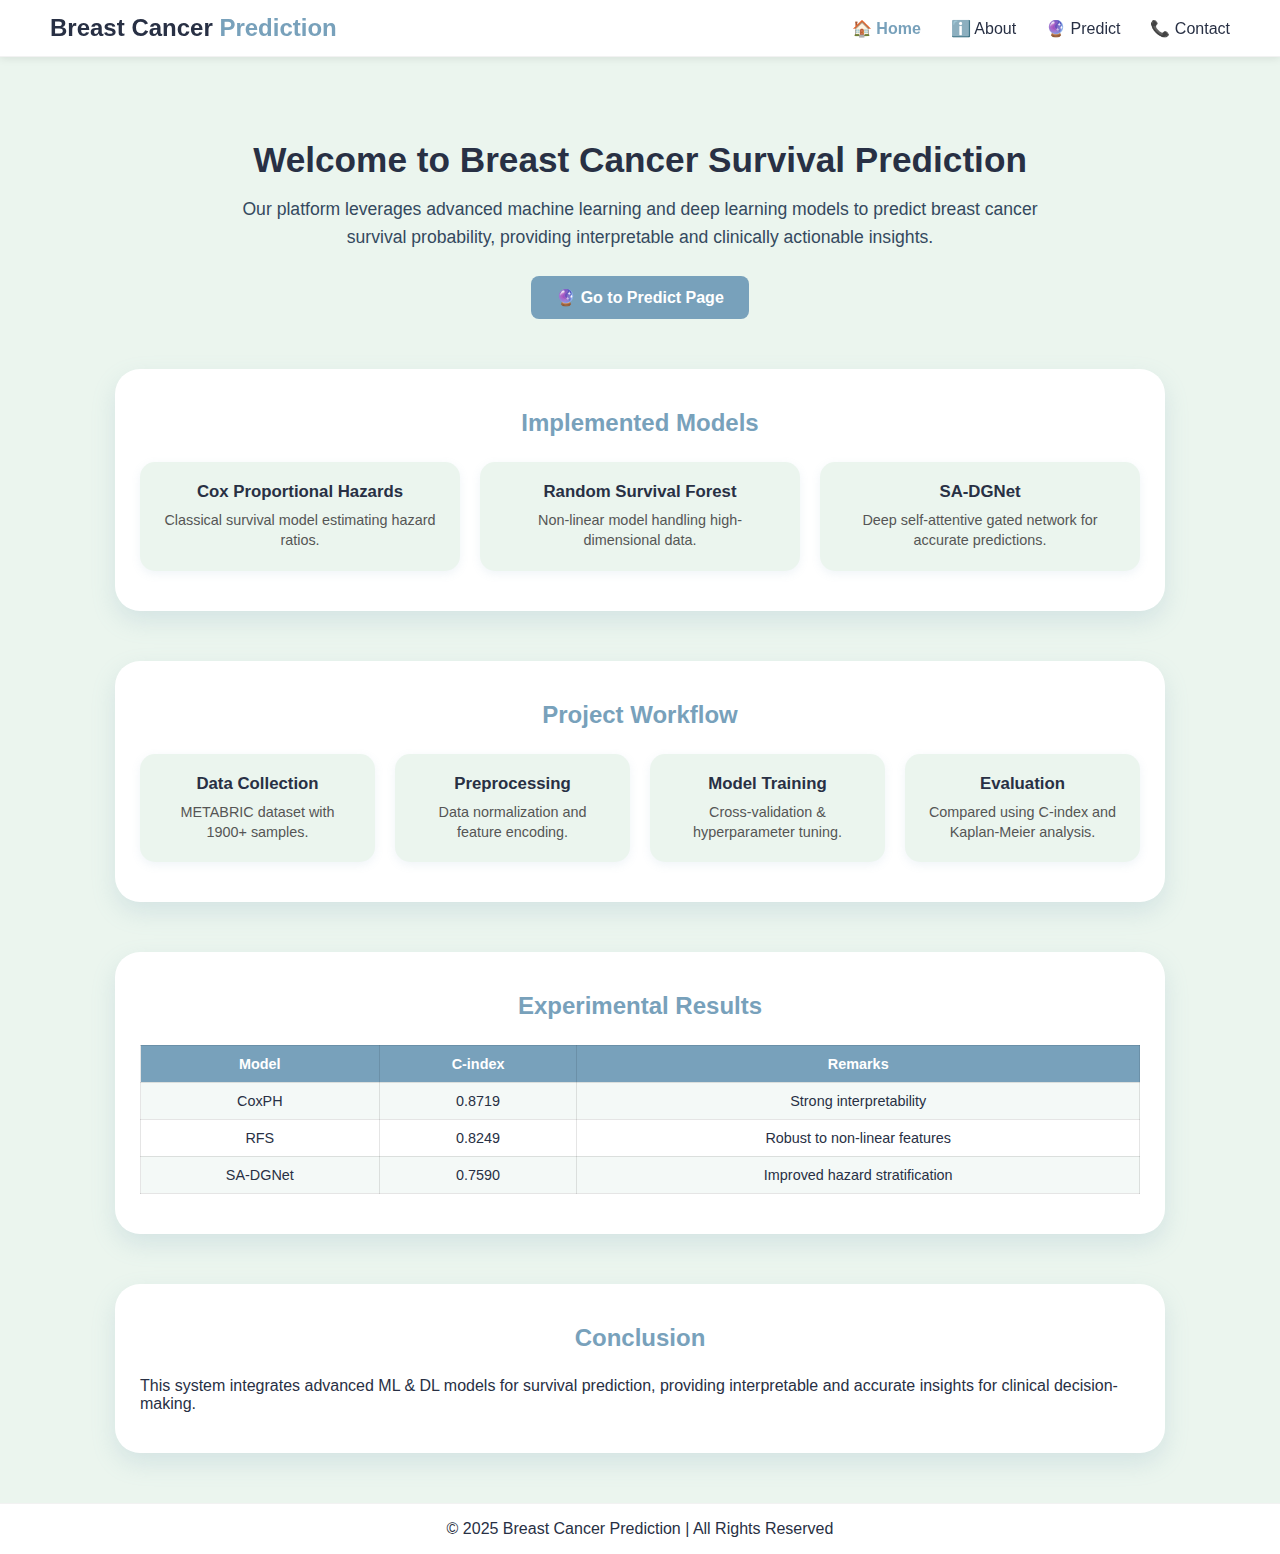
<file: Source Code/index.html>
<!DOCTYPE html>
<html lang="en">
<head>
<meta charset="UTF-8">
<meta name="viewport" content="width=device-width, initial-scale=1.0">
<title>Breast Cancer Survival Prediction</title>
<link rel="stylesheet" href="https://cdnjs.cloudflare.com/ajax/libs/font-awesome/6.4.0/css/all.min.css">
<style>
/* RESET & BASE */
* { margin:0; padding:0; box-sizing:border-box; font-family:"Poppins",sans-serif; }
body { background:#EBF5EE; color:#283044; scroll-behavior:smooth; font-size:16px; min-height:100vh; padding-top:80px; }

/* NAVBAR */
.navbar {
  position: fixed;
  top: 0;
  left: 0;
  width: 100%;
  padding: 14px 50px;
  display: flex;
  justify-content: space-between;
  align-items: center;
  background: #fff;
  box-shadow: 0 2px 8px rgba(0,0,0,0.08);
  border-bottom: 1px solid rgba(0,0,0,0.05);
  z-index: 999;
}
.logo { font-weight: 600; font-size: 1.5rem; color: #283044; }
.logo span { color: #78A1BB; }
.nav-links { display: flex; gap: 30px; }
.nav-links a { color: #283044; font-weight: 500; text-decoration: none; transition: 0.3s; }
.nav-links a.active, .nav-links a:hover { color: #78A1BB; font-weight: 600; }

/* HERO / INTRO */
.hero { max-width:800px; margin:60px auto 40px auto; text-align:center; }
.hero h1 { font-size:2.2rem; color:#283044; margin-bottom:15px; }
.hero p { font-size:1.1rem; color:#34495e; line-height:1.6; margin-bottom:25px; }
.hero .btn { display:inline-block; padding:12px 25px; background:#78A1BB; color:#fff; font-weight:600; border-radius:8px; text-decoration:none; transition:0.3s; }
.hero .btn:hover { background:#283044; }

/* SECTIONS */
section { max-width:1050px; margin:50px auto; background:#fff; border-radius:25px; padding:40px 25px; box-shadow:0 10px 25px rgba(120,161,187,0.2); }
section h2 { text-align:center; color:#78A1BB; margin-bottom:25px; }
.card-container, .workflow { display:grid; grid-template-columns:repeat(auto-fit,minmax(200px,1fr)); gap:20px; }
.card, .workflow-step { background:#EBF5EE; padding:20px; border-radius:15px; box-shadow:0 3px 10px rgba(120,161,187,0.12); text-align:center; }
.card h3, .workflow-step h4 { color:#283044; font-size:1.05rem; margin-bottom:8px; font-weight:600; }
.card p, .workflow-step p { color:#555; font-size:0.9rem; line-height:1.4; }
.results-table { width:100%; border-collapse:collapse; margin-top:15px; }
.results-table th, .results-table td { border:1px solid rgba(0,0,0,0.1); padding:10px; text-align:center; font-size:0.9rem; }
.results-table th { background:#78A1BB; color:#fff; }
.results-table tr:nth-child(even) { background:#F4F9F7; }

/* FOOTER */
footer { background:#fff; color:#283044; padding:16px; text-align:center; border-top:1px solid rgba(0,0,0,0.05); }

/* RESPONSIVE */
@media(max-width:600px) {
  .nav-links { flex-direction:column; gap:8px; }
}
</style>
</head>
<body>

<!-- NAVBAR -->
<header class="navbar">
  <div class="logo">Breast Cancer <span>Prediction</span></div>
  <nav class="nav-links">
    <a href="index.html" class="active">🏠 Home</a>
    <a href="about.html">ℹ️ About</a>
    <a href="predict.html">🔮 Predict</a>
    <a href="contact.html">📞 Contact</a>
  </nav>
</header>

<!-- HERO / INTRO -->
<div class="hero">
  <h1>Welcome to Breast Cancer Survival Prediction</h1>
  <p>Our platform leverages advanced machine learning and deep learning models to predict breast cancer survival probability, providing interpretable and clinically actionable insights.</p>
  <a href="predict.html" class="btn">🔮 Go to Predict Page</a>
</div>

<!-- IMPLEMENTED MODELS -->
<section>
  <h2>Implemented Models</h2>
  <div class="card-container">
    <div class="card"><h3>Cox Proportional Hazards</h3><p>Classical survival model estimating hazard ratios.</p></div>
    <div class="card"><h3>Random Survival Forest</h3><p>Non-linear model handling high-dimensional data.</p></div>
    <div class="card"><h3>SA-DGNet</h3><p>Deep self-attentive gated network for accurate predictions.</p></div>
  </div>
</section>

<!-- WORKFLOW -->
<section>
  <h2>Project Workflow</h2>
  <div class="workflow">
    <div class="workflow-step"><h4>Data Collection</h4><p>METABRIC dataset with 1900+ samples.</p></div>
    <div class="workflow-step"><h4>Preprocessing</h4><p>Data normalization and feature encoding.</p></div>
    <div class="workflow-step"><h4>Model Training</h4><p>Cross-validation & hyperparameter tuning.</p></div>
    <div class="workflow-step"><h4>Evaluation</h4><p>Compared using C-index and Kaplan-Meier analysis.</p></div>
  </div>
</section>

<!-- EXPERIMENTAL RESULTS -->
<section>
  <h2>Experimental Results</h2>
  <table class="results-table">
    <tr><th>Model</th><th>C-index</th><th>Remarks</th></tr>
    <tr><td>CoxPH</td><td>0.8719</td><td>Strong interpretability</td></tr>
    <tr><td>RFS</td><td>0.8249</td><td>Robust to non-linear features</td></tr>
    <tr><td>SA-DGNet</td><td>0.7590</td><td>Improved hazard stratification</td></tr>
  </table>
</section>

<!-- CONCLUSION -->
<section>
  <h2>Conclusion</h2>
  <p>This system integrates advanced ML & DL models for survival prediction, providing interpretable and accurate insights for clinical decision-making.</p>
</section>

<!-- FOOTER -->
<footer>
  <p>© 2025 Breast Cancer Prediction | All Rights Reserved</p>
</footer>

</body>
</html>
</file>
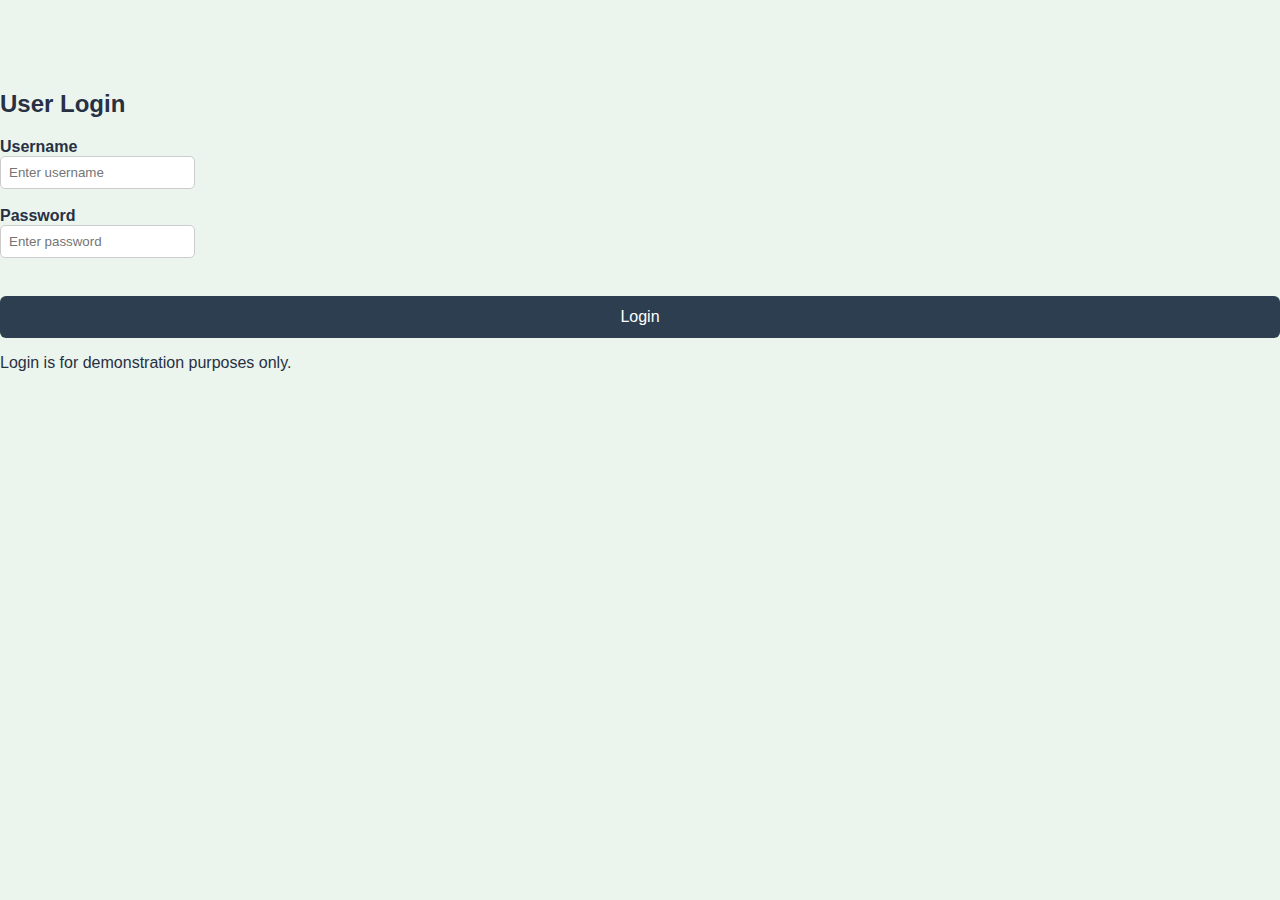
<file: Source Code/login.html>
<!DOCTYPE html>
<html>
<head>
    <title>Login</title>
    <link rel="stylesheet" href="style.css">
</head>
<body>

<h2>User Login</h2>

<form>
    <label>Username</label><br>
    <input type="text" placeholder="Enter username"><br><br>

    <label>Password</label><br>
    <input type="password" placeholder="Enter password"><br><br>

    <button type="submit">Login</button>
</form>

<p>Login is for demonstration purposes only.</p>

</body>
</html>
</file>
<file: Source Code/style.css>
/* ===== Global Styles ===== */
body {
    font-family: "Poppins", sans-serif;
    background: #EBF5EE;
    color: #283044;
    margin: 0;
    padding-top: 70px; /* leave space for fixed navbar */
}

a { text-decoration: none; }

/* ===== Navbar ===== */
header.navbar {
    position: fixed;
    top: 0;
    left: 0;
    width: 100%;
    background: #fff;
    display: flex;
    justify-content: space-between;
    align-items: center;
    padding: 12px 50px;
    box-shadow: 0 2px 10px rgba(0,0,0,0.1);
    z-index: 1000;
}

header.navbar .logo {
    font-size: 1.5rem;
    font-weight: 700;
    color: #283044;
}

header.navbar .logo span {
    color: #78A1BB;
}

header.navbar .nav-links a {
    margin: 0 15px;
    font-weight: 500;
    color: #283044;
    transition: color 0.3s;
}

header.navbar .nav-links a:hover,
header.navbar .nav-links a.active {
    color: #78A1BB;
}
.nav-links a { 
  color:#283044; 
  font-weight:500; 
  text-decoration: none; /* ✅ Remove underline */
  transition:0.3s; 
}
.nav-links a.active, 
.nav-links a:hover { 
  color:#78A1BB; 
  font-weight:600; 
  text-decoration: none; /* ✅ Ensure hover/active also has no underline */
}

/* ===== Container & Forms ===== */
.container {
    max-width: 700px;
    margin: 40px auto;
    background: #fff;
    padding: 30px;
    border-radius: 10px;
    box-shadow: 0 0 15px rgba(0,0,0,0.1);
}

h1 { text-align: center; color: #2c3e50; }
.subtitle { text-align: center; color: #34495e; margin-bottom: 30px; }

.grid {
    display: grid;
    grid-template-columns: 1fr 1fr;
    gap: 20px;
}

.input-group { display: flex; flex-direction: column; }
label { margin-bottom: 5px; font-weight: bold; }
input { padding: 8px; border: 1px solid #ccc; border-radius: 5px; }

button {
    margin-top: 20px;
    width: 100%;
    padding: 12px;
    background: #2c3e50;
    color: #fff;
    border: none;
    border-radius: 6px;
    font-size: 16px;
    cursor: pointer;
    transition: background 0.3s;
}

button:hover { background: #34495e; }

/* ===== Prediction Result ===== */
#result {
    margin-top: 30px;
    padding: 20px;
    background: #ecf0f1;
    border-radius: 8px;
    display: none;
}

.risk-bar {
    width: 100%;
    height: 20px;
    background: #ddd;
    border-radius: 10px;
    overflow: hidden;
    margin: 10px 0;
}

#riskFill {
    height: 100%;
    width: 0%;
    background: #27ae60;
    border-radius: 10px;
    transition: width 0.5s;
}

.risk-label { font-weight: bold; color: #2c3e50; }

/* ===== Sections ===== */
section {
    max-width: 1050px;
    margin: 50px auto;
    background: #fff;
    border-radius: 25px;
    padding: 40px 25px;
    box-shadow: 0 10px 25px rgba(120,161,187,0.2);
}

section h2 { text-align: center; color: #78A1BB; margin-bottom: 25px; }

.card-container, .workflow {
    display: grid;
    grid-template-columns: repeat(auto-fit,minmax(200px,1fr));
    gap: 20px;
}

.card, .workflow-step {
    background: #EBF5EE;
    padding: 20px;
    border-radius: 15px;
    box-shadow: 0 3px 10px rgba(120,161,187,0.12);
    text-align: center;
}

.card h3, .workflow-step h4 { color: #283044; font-size: 1.05rem; margin-bottom: 8px; font-weight: 600; }
.card p, .workflow-step p { color: #555; font-size: 0.9rem; line-height: 1.4; }

/* ===== Results Table ===== */
.results-table { width: 100%; border-collapse: collapse; margin-top: 15px; }
.results-table th, .results-table td {
    border: 1px solid rgba(0,0,0,0.1);
    padding: 10px;
    text-align: center;
    font-size: 0.9rem;
}
.results-table th { background: #78A1BB; color: #fff; }
.results-table tr:nth-child(even) { background: #F4F9F7; }

/* ===== Footer ===== */
footer {
    background: #fff;
    color: #283044;
    padding: 16px;
    text-align: center;
    border-top: 1px solid rgba(0,0,0,0.05);
}

/* ===== Responsive ===== */
@media(max-width:768px){
    .grid { grid-template-columns: 1fr; }
    header.navbar { flex-direction: column; padding: 10px 20px; }
    header.navbar .nav-links { margin-top: 10px; }
}
/* PROJECT INSIGHTS */
.insights {
  max-width: 1100px;
  margin: 60px auto;
  padding: 20px;
}

.insights-title {
  text-align: center;
  font-size: 2rem;
  color: #2c3e50;
  margin-bottom: 40px;
}

.insights-grid {
  display: grid;
  grid-template-columns: repeat(3, 1fr);
  gap: 25px;
}

.insight-card {
  background: #f1f8f4;
  padding: 25px;
  border-radius: 14px;
  box-shadow: 0 6px 18px rgba(120,161,187,0.2);
  transition: transform 0.3s, box-shadow 0.3s;
}

.insight-card:hover {
  transform: translateY(-6px);
  box-shadow: 0 10px 25px rgba(120,161,187,0.35);
}

.insight-card h3 {
  color: #2c3e50;
  margin-bottom: 10px;
}

.insight-card p {
  color: #34495e;
  font-size: 0.95rem;
  line-height: 1.6;
}

/* GRAPH SECTION */
.graph-section {
  margin-top: 30px;
  background: #ffffff;
  padding: 20px;
  border-radius: 12px;
  box-shadow: 0 4px 15px rgba(0,0,0,0.08);
}

.graph-title {
  text-align: center;
  font-weight: 600;
  color: #2c3e50;
  margin-bottom: 15px;
}

canvas {
  max-width: 100%;
  margin: 20px auto;
}

/* PDF BUTTON */
.pdf-btn {
  margin-top: 20px;
  background: #78A1BB;
}

.pdf-btn:hover {
  background: #5f8fa8;
}

/* RESPONSIVE */
@media (max-width: 900px) {
  .insights-grid {
    grid-template-columns: repeat(2, 1fr);
  }
}

@media (max-width: 600px) {
  .insights-grid {
    grid-template-columns: 1fr;
  }
}
</file>
